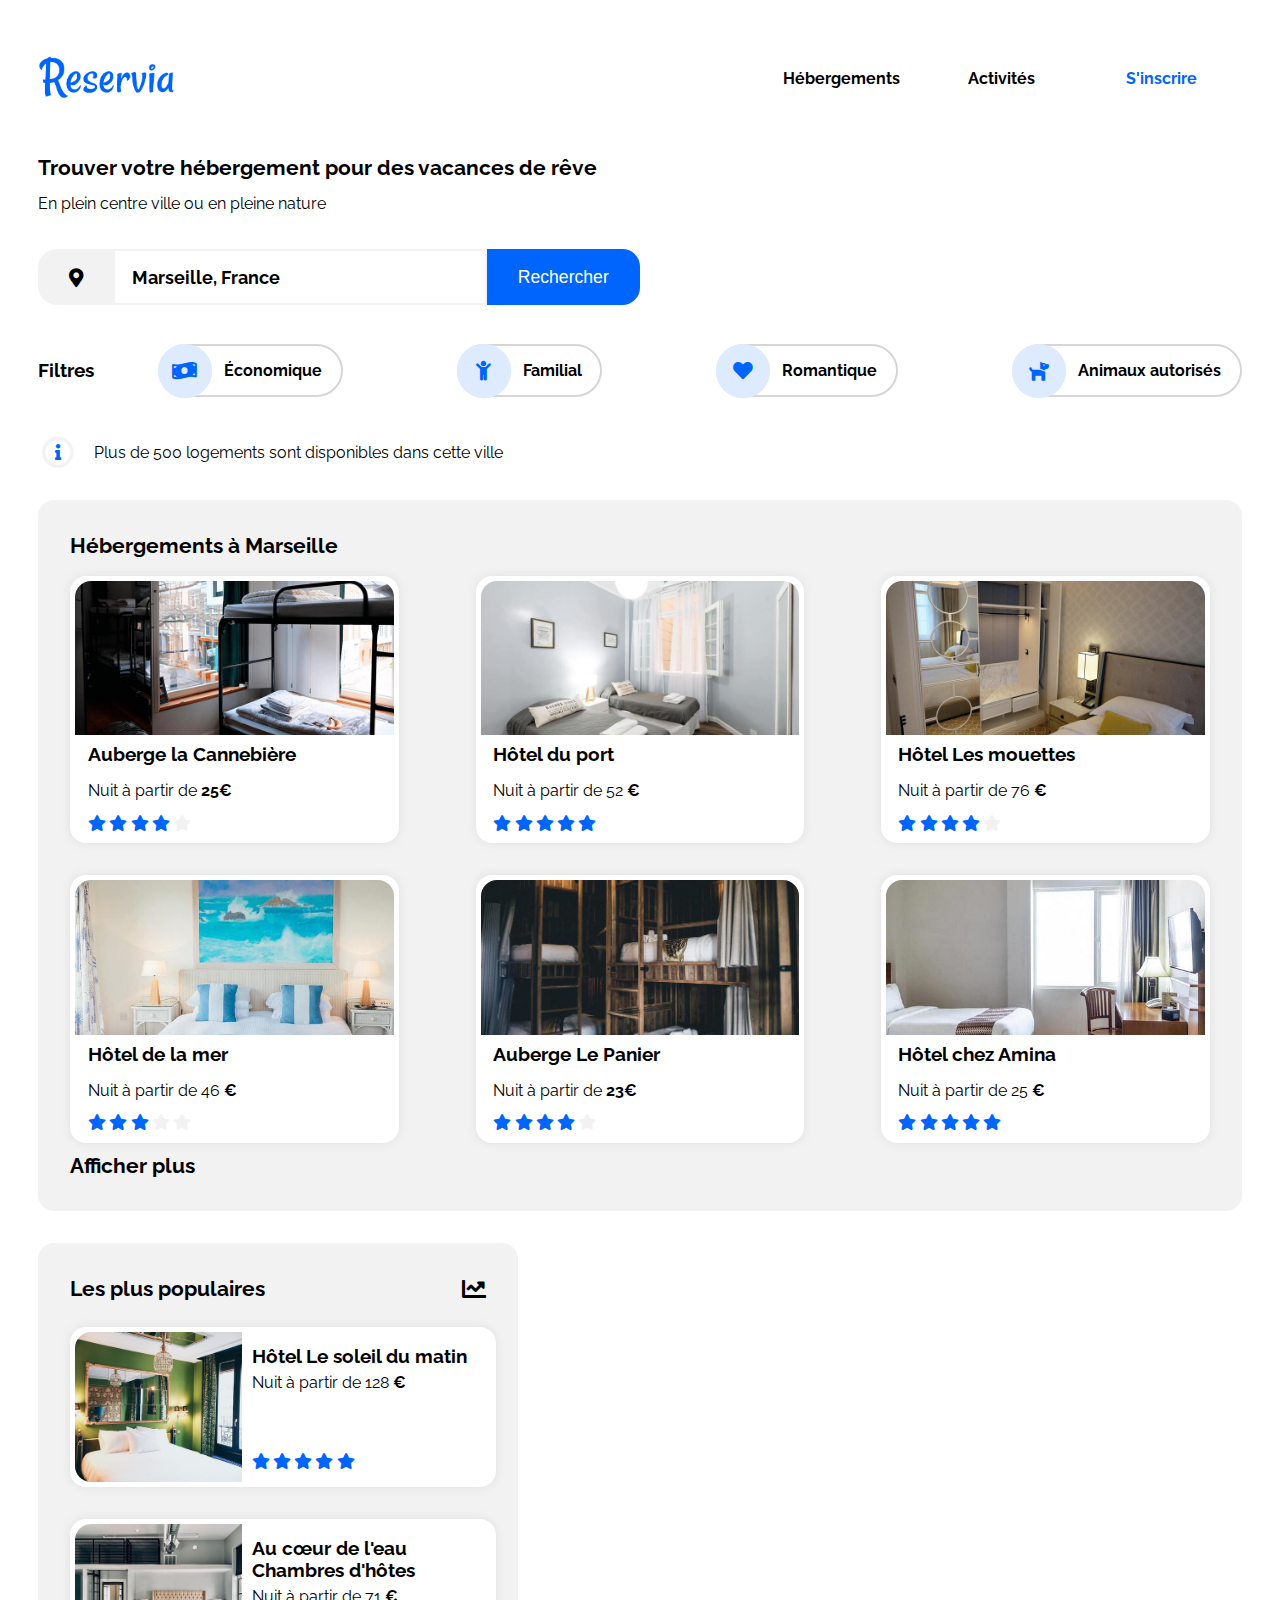
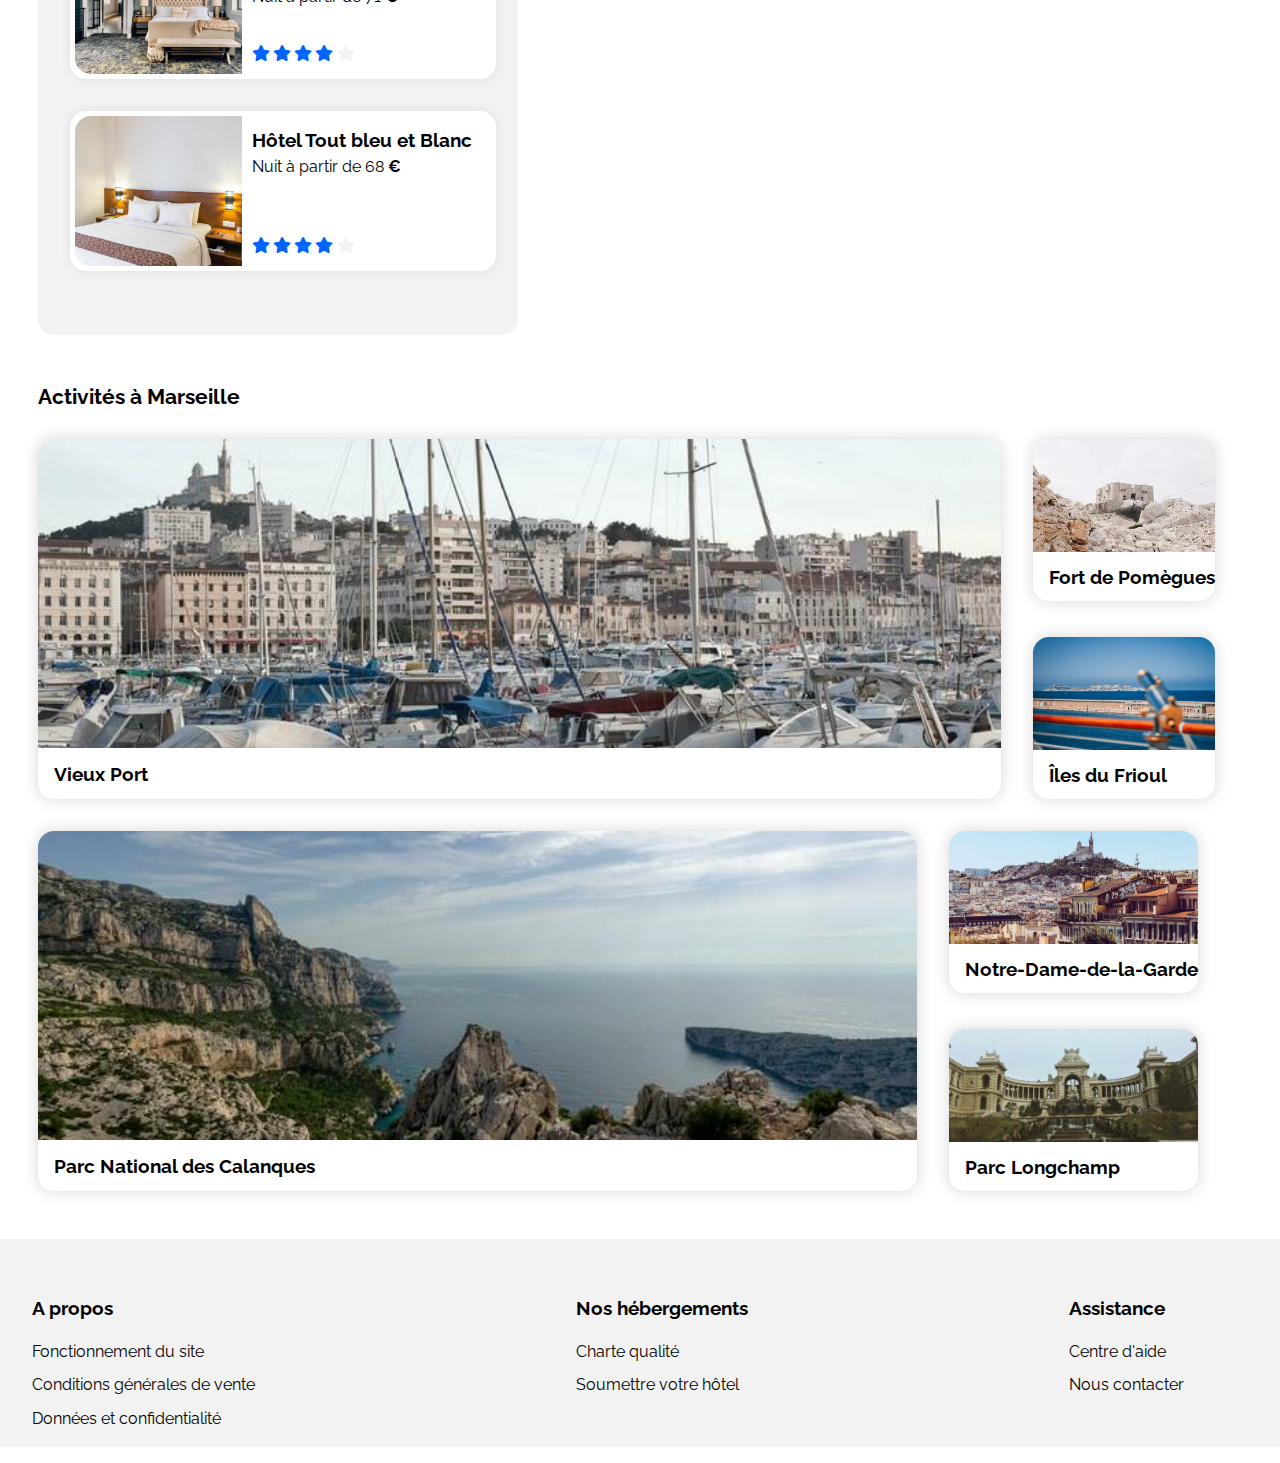
<file: index.html>
<!DOCTYPE html>
<html lang="fr">
<head>
    <meta charset="UTF-8">
    <meta name="viewport" content="width=device-width, initial-scale=1.0">
    <link rel="stylesheet" href="style.css"/>
    <link rel="stylesheet" href="fontawesome-free-5.15.1-web/css/all.min.css"/>
    <title>Reservia</title>
</head>
<body>
    <header>
        <nav class="nav">
            <a href="reservia.html" title="Accueil Reservia" class="logo"></a>
            <div class="menu">
                <a href="#Hébergements" class="menuStyle respStyle">Hébergements</a>
                <a href="#Activités" class="menuStyle respStyle">Activités</a>
                <a href="#" class="menuStyle menuSpe">S'inscrire</a>
            </div>
        </nav>
        <div class="respHeaderTitle">
            <h1>Trouver votre hébergement pour des vacances de rêve</h1>
            <p>En plein centre ville ou en pleine nature</p>
        </div>  
        <div class="searchBar">
            <div class="mapIcon">
                <i class="fas fa-map-marker-alt ico"></i>
            </div>
            <input class="search" type="search" id="town-search" name="q" aria-label="rechercher un ville" placeholder="Marseille, France">
            <button class="searchButton">
                <span class="showOnMobile"><i class="fas fa-search"></i></span>
                <span class="showOnDesktop">Rechercher</span>
            </button>
        </div>
        <div class="filtersBar">
            <h3 class="filtMod">Filtres</h3>
            <div class="filters">
                <button class="buttonFilt">
                    <span class="iconFilt fa-stack">
                        <i class="fas fa-circle fa-stack-2x Lblue"></i>
                        <i class="fas fa-money-bill-wave fa-stack-1x icoSize blue"></i>
                    </span>
                    <span class="txtFilt">Économique</span>
                </button>
                <button class="buttonFilt">
                    <span class="iconFilt fa-stack">
                        <i class="fas fa-circle fa-stack-2x Lblue"></i>
                        <i class="fas fa-child fa-stack-1x icoSize blue"></i>
                    </span>
                    <span class="txtFilt">Familial</span>
                </button>
                <button class="buttonFilt">
                    <span class="iconFilt fa-stack">
                        <i class="fas fa-circle fa-stack-2x Lblue"></i>
                        <i class="fas fa-heart fa-stack-1x icoSize blue"></i>
                    </span>
                    <span class="txtFilt">Romantique</span>
                </button>
                <button class="buttonFilt">
                    <span class="iconFilt fa-stack">
                        <i class="fas fa-circle fa-stack-2x Lblue"></i>
                        <i class="fas fa-dog fa-stack-1x icoSize blue"></i>
                    </span>
                    <span class="txtFilt">Animaux autorisés</span>
                </button>
            </div>
        </div>
        <div class="results">
            <p>Plus de 500 logements sont disponibles dans cette ville</p>
            <span class="fa-stack">
                <i class="far fa-circle fa-stack-2x gray"></i>
                <i class="fas fa-info fa-stack-1x blue"></i>
            </span>
        </div>
    </header>

    <main>
        <section id="Hébergements" class="totalResults">
            <div class="filtered">
                <h2>Hébergements à Marseille</h2>
                <div class="filteredCard">
                    <a href="#" class="card">
                        <img src="images/hebergements/4_small/marcus-loke-WQJvWU_HZFo-unsplash.jpg" alt="photo chambre Auberge la Cannebière à Marseille">
                        <div class="cardContent">
                            <h3>Auberge la Cannebière</h3>
                            <p>Nuit à partir de <strong>25€</strong></p>
                            <div class="popStar">
                                <i class="fas fa-star"></i>
                                <i class="fas fa-star"></i>
                                <i class="fas fa-star"></i>
                                <i class="fas fa-star"></i>
                                <i class="fas fa-star gray"></i>
                            </div>
                        </div>
                    </a>
                    <a href="#" class="card">
                        <img src="images/hebergements/4_small/fred-kleber-gTbaxaVLvsg-unsplash.jpg" alt="photo chambre Hôtel du port à Marseille">
                        <div class="cardContent">
                            <h3>Hôtel du port</h3>
                            <p>Nuit à partir de 52 <strong>€</strong></p>
                            <div class="popStar">
                                <i class="fas fa-star"></i>
                                <i class="fas fa-star"></i>
                                <i class="fas fa-star"></i>
                                <i class="fas fa-star"></i>
                                <i class="fas fa-star"></i>
                            </div>
                        </div>
                    </a>
                    <a href="#" class="card">
                        <img src="images/hebergements/4_small/reisetopia-B8WIgxA_PFU-unsplash.jpg" alt="photo chambre Hôtel Les mouettes à Marseille">
                        <div class="cardContent">
                            <h3>Hôtel Les mouettes</h3>
                            <p>Nuit à partir de 76 <strong>€</strong></p>
                            <div class="popStar">
                                <i class="fas fa-star"></i>
                                <i class="fas fa-star"></i>
                                <i class="fas fa-star"></i>
                                <i class="fas fa-star"></i>
                                <i class="fas fa-star gray"></i>
                            </div>
                        </div>
                    </a>
                    <a href="#" class="card">
                        <img src="images/hebergements/4_small/annie-spratt-Eg1qcIitAuA-unsplash.jpg" alt="photo chambre Hôtel de la mer à Marseille">
                        <div class="cardContent">
                            <h3>Hôtel de la mer</h3>
                            <p>Nuit à partir de 46 <strong>€</strong></p>
                            <div class="popStar">
                                <i class="fas fa-star"></i>
                                <i class="fas fa-star"></i>
                                <i class="fas fa-star"></i>
                                <i class="fas fa-star gray"></i>
                                <i class="fas fa-star gray"></i>
                            </div>
                        </div>
                    </a>
                    <a href="#" class="card">
                        <img src="images/hebergements/4_small/nicate-lee-kT-ZyaiwBe0-unsplash.jpg" alt="photo chambre Auberge Le Panier à Marseille">
                        <div class="cardContent">
                            <h3>Auberge Le Panier</h3>
                            <p>Nuit à partir de <strong>23€</strong></p>
                            <div class="popStar">
                                <i class="fas fa-star"></i>
                                <i class="fas fa-star"></i>
                                <i class="fas fa-star"></i>
                                <i class="fas fa-star"></i>
                                <i class="fas fa-star gray"></i>
                            </div>
                        </div>
                    </a>
                    <a href="#" class="card">
                        <img src="images/hebergements/4_small/febrian-zakaria-M6S1WvfW68A-unsplash.jpg" alt="photo chambre Hôtel chez Amina à Marseille">
                        <div class="cardContent">
                            <h3>Hôtel chez Amina</h3>
                            <p>Nuit à partir de 25 <strong>€</strong></p>
                            <div class="popStar">
                                <i class="fas fa-star"></i>
                                <i class="fas fa-star"></i>
                                <i class="fas fa-star"></i>
                                <i class="fas fa-star"></i>
                                <i class="fas fa-star"></i>
                            </div>
                        </div>
                    </a>
                </div>
                <a href="#"><h2>Afficher plus</h2></a>
            </div>


            <div class="popResults">
                <div class="logoTitlePop">
                    <h2>Les plus populaires</h2>
                    <i class="fas fa-chart-line fa-2x"></i>
                </div>
                <div class="filteredPop">
                    <a href="#" class="cardPop">
                        <img src="images/hebergements/4_small/emile-guillemot-Bj_rcSC5XfE-unsplash.jpg" alt="photo chambre Hôtel Le soleil du matin à Marseille">
                        <div class="cardContentPop">
                            <div>
                                <h3>Hôtel Le soleil du matin</h3>
                                <p>Nuit à partir de 128 <strong>€</strong></p>
                            </div>
                            <div class="popStar">
                                <i class="fas fa-star"></i>
                                <i class="fas fa-star"></i>
                                <i class="fas fa-star"></i>
                                <i class="fas fa-star"></i>
                                <i class="fas fa-star"></i>
                            </div>
                        </div>
                    </a>
                    <a href="#" class="cardPop">
                        <img src="images/hebergements/4_small/aw-creative-VGs8z60yT2c-unsplash.jpg" alt="photo chambre Au cœur de l'eau Chambres d'hôtes à Marseille">
                        <div class="cardContentPop">
                            <div>
                                <h3>Au cœur de l'eau Chambres d'hôtes</h3>
                                <p>Nuit à partir de 71 <strong>€</strong></p>
                            </div>
                            <div class="popStar">
                                <i class="fas fa-star"></i>
                                <i class="fas fa-star"></i>
                                <i class="fas fa-star"></i>
                                <i class="fas fa-star"></i>
                                <i class="fas fa-star gray"></i>
                            </div>
                        </div>
                    </a>
                    <a href="#" class="cardPop">
                        <img src="images/hebergements/4_small/febrian-zakaria-sjvU0THccQA-unsplash.jpg" alt="photo chambre Hôtel Tout bleu et Blanc à Marseille">
                        <div class="cardContentPop">
                            <div>
                                <h3>Hôtel Tout bleu et Blanc</h3>
                                <p>Nuit à partir de 68 <strong>€</strong></p>
                            </div>
                            <div class="popStar">
                                <i class="fas fa-star"></i>
                                <i class="fas fa-star"></i>
                                <i class="fas fa-star"></i>
                                <i class="fas fa-star"></i>
                                <i class="fas fa-star gray"></i>
                            </div>
                        </div>
                    </a>
                </div>
            </div>
        </section>

        <section id="Activités">
            <div class="activityTown">
                <h2>Activités à Marseille</h2>
                <div class="totalActiCard">
                    <div class="respMedium">
                        <a href="#" class="bigCard">
                            <img src="images/activites/4_small/reno-laithienne-QUgJhdY5Fyk-unsplash.jpg" alt="photo des bateaux du Vieux Port à Marseille">
                            <div class="titleActCard">
                                <h3>Vieux Port</h3>
                            </div>
                        </a>
                        <div class="activityLitCard">
                            <a href="#" class="litCard">
                                <img src="images/activites/4_small/paul-hermann-QFTrLdQIRhI-unsplash.jpg" alt="photo du Fort de Pomègues à Marseille">
                                <div class="titleActCard">
                                    <h3>Fort de Pomègues</h3>
                                </div>
                            </a>
                            <a href="#" class="litCard">
                                <img src="images/activites/4_small/kevin-hikari-rV_Qd1l-VXg-unsplash.jpg" alt="photo des Iles du Frioul à Marseille">
                                <div class="titleActCard">
                                    <h3>Îles du Frioul</h3>
                                </div>
                            </a>
                        </div>
                    </div>
                    <div class="respMedium mod">
                        <a href="#" class="bigCard2">
                            <img src="images/activites/4_small/kilyan-sockalingum-NR8-cBCN3aI-unsplash.jpg" alt="photo des pics du Parc National des Calanques">
                            <div class="titleActCard">
                                <h3>Parc National des Calanques</h3>
                            </div>
                        </a>
                        <div class="activityLitCard">
                            <a href="#" class="litCard">
                                <img src="images/activites/4_small/florian-wehde-xW9e8gdotxI-unsplash.jpg" alt="photo de Notre-Dame-de-la-Garde">
                                <div class="titleActCard">
                                    <h3>Notre-Dame-de-la-Garde</h3>
                                </div>
                            </a>
                            <a href="#" class="litCard">
                                <img src="images/activites/4_small/lena-paulin-wH2-EJoDcV0-unsplash.jpg" alt="photo du Parc Longchamp">
                                <div class="titleActCard">
                                    <h3>Parc Longchamp</h3>
                                </div>
                            </a>
                        </div>
                    </div>
                </div>
            </div>
        </section>
    </main>

    <footer class="footer">
        <div class="footerContent">
            <div class="footerP">
                <h3>A propos</h3>
                <div class="footerLinks">
                    <a href="#"><p>Fonctionnement du site</p></a>
                    <a href="#"><p>Conditions générales de vente</p></a>
                    <a href="#"><p>Données et confidentialité</p></a>
                </div>
            </div>
            <div class="footerP">
                <h3>Nos hébergements</h3>
                <div class="footerLinks">
                    <a href="#"><p>Charte qualité</p></a>
                    <a href="#"><p>Soumettre votre hôtel</p></a>
                </div>
            </div>
            <div class="footerP">
                <h3>Assistance</h3>
                <div class="footerLinks">
                    <a href="#"><p>Centre d'aide</p></a>
                    <a href="#"><p>Nous contacter</p></a>
                </div>
            </div>
        </div>
    </footer>
</body>
</html>
</file>
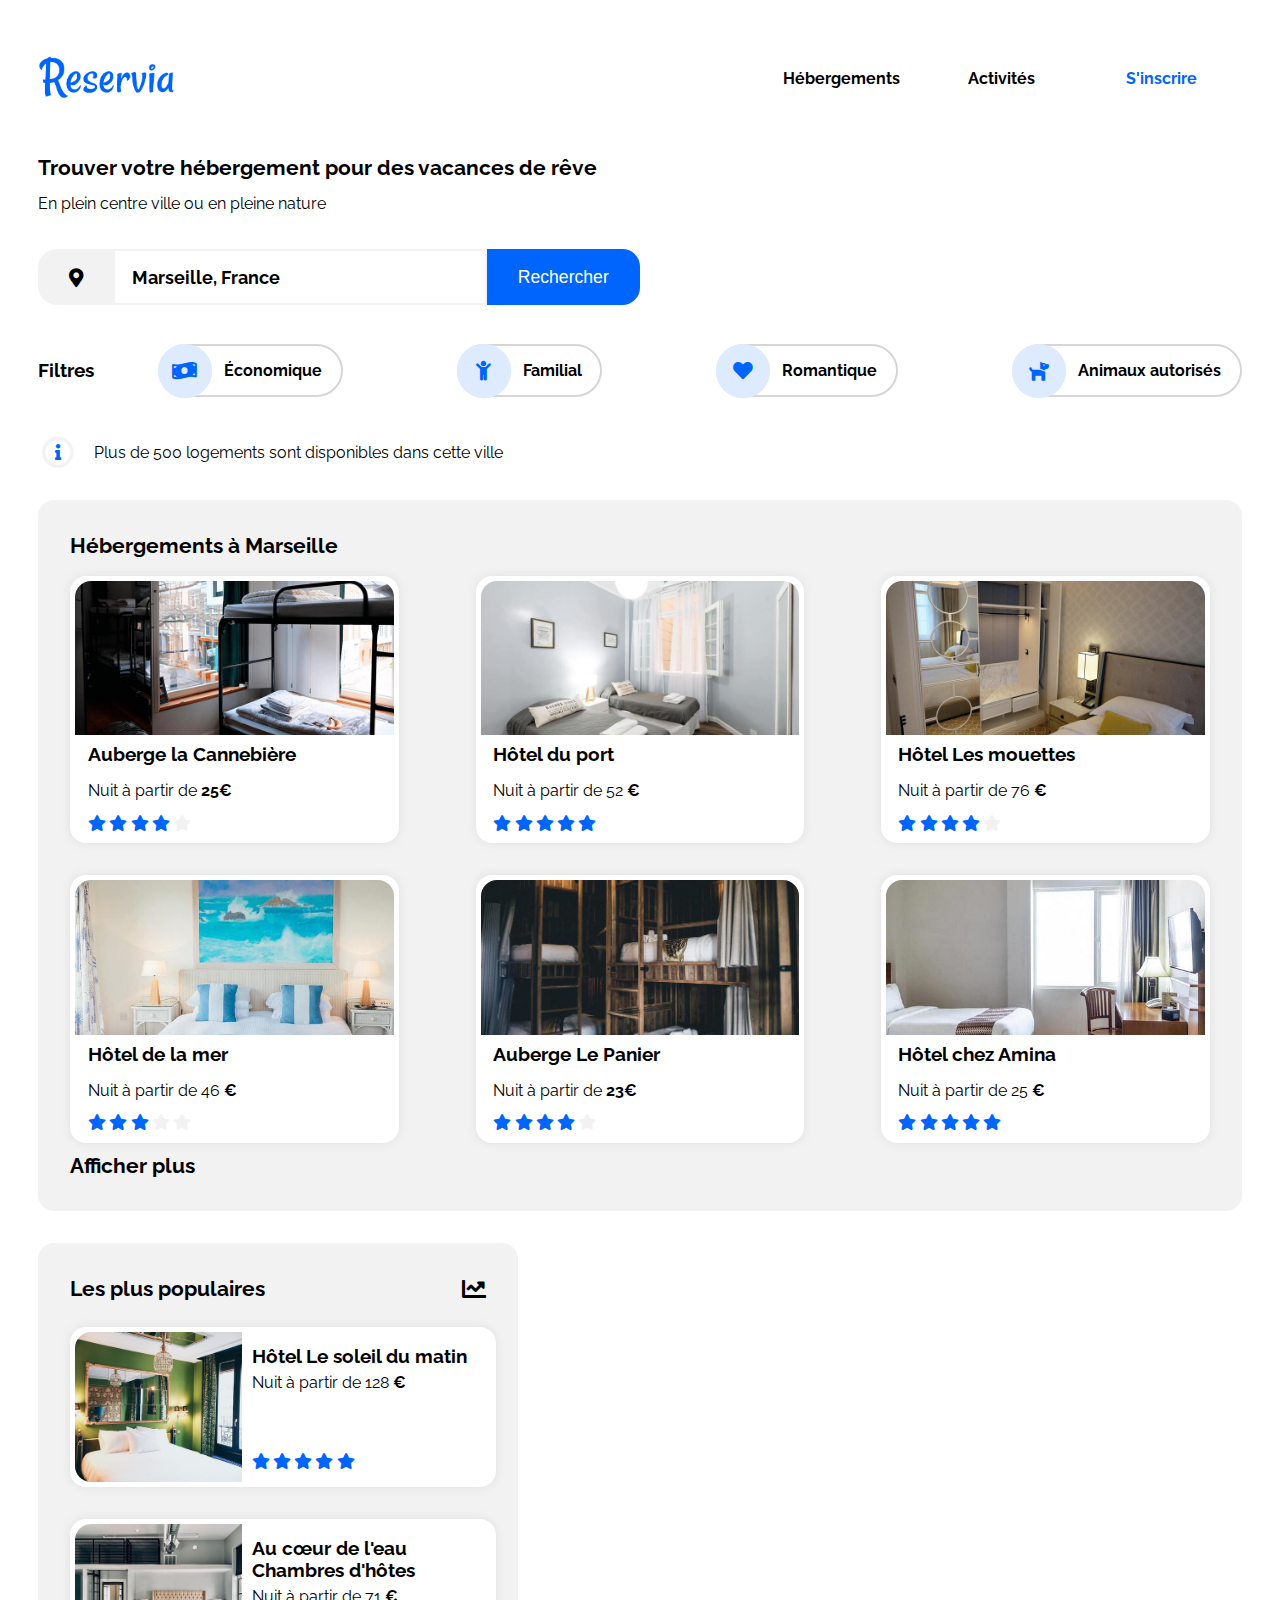
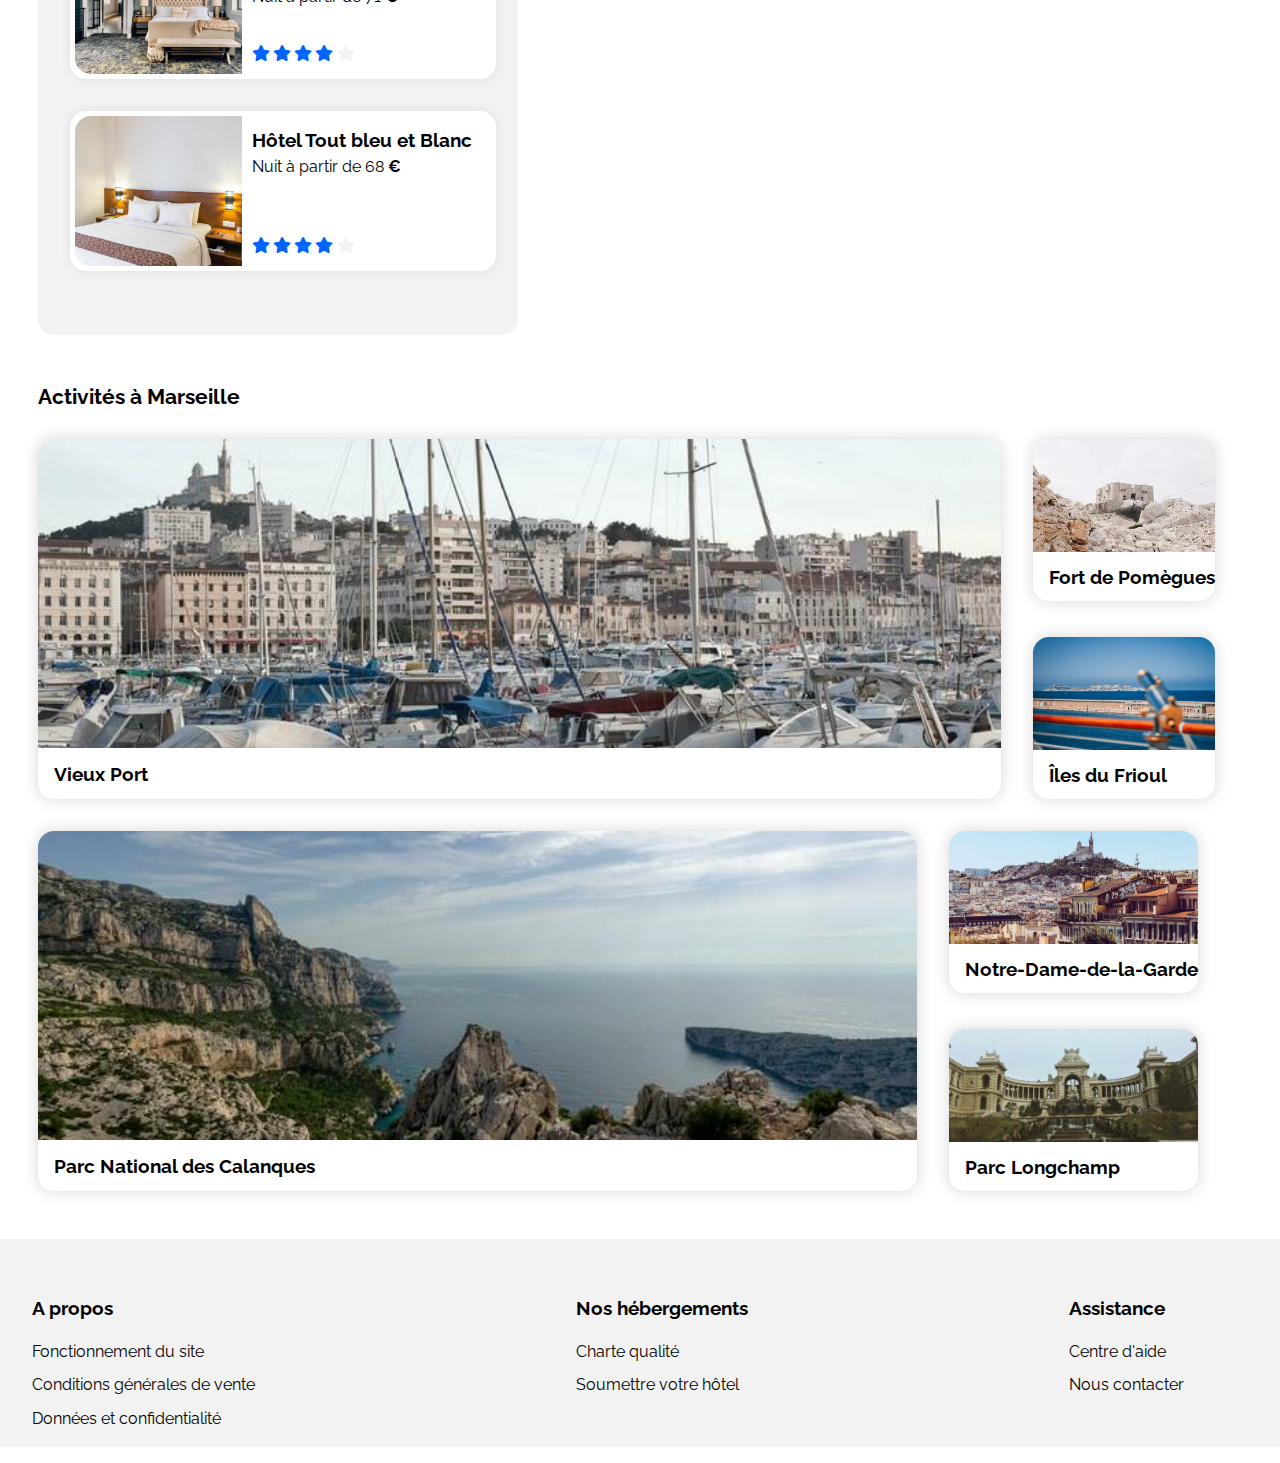
<file: reservia.html>
<!DOCTYPE html>
<html lang="fr">
<head>
    <meta charset="UTF-8">
    <meta name="viewport" content="width=device-width, initial-scale=1.0">
    <link rel="stylesheet" href="style.css"/>
    <link rel="stylesheet" href="fontawesome-free-5.15.1-web/css/all.min.css"/>
    <title>Reservia</title>
</head>
<body>
    <header>
        <nav class="nav">
            <a href="reservia.html" title="Accueil Reservia" class="logo"></a>
            <div class="menu">
                <a href="#Hébergements" class="menuStyle respStyle">Hébergements</a>
                <a href="#Activités" class="menuStyle respStyle">Activités</a>
                <a href="#" class="menuStyle menuSpe">S'inscrire</a>
            </div>
        </nav>
        <div class="respHeaderTitle">
            <h1>Trouver votre hébergement pour des vacances de rêve</h1>
            <p>En plein centre ville ou en pleine nature</p>
        </div>  
        <div class="searchBar">
            <div class="mapIcon">
                <i class="fas fa-map-marker-alt ico"></i>
            </div>
            <input class="search" type="search" id="town-search" name="q" aria-label="rechercher un ville" placeholder="Marseille, France">
            <button class="searchButton">
                <span class="showOnMobile"><i class="fas fa-search"></i></span>
                <span class="showOnDesktop">Rechercher</span>
            </button>
        </div>
        <div class="filtersBar">
            <h3 class="filtMod">Filtres</h3>
            <div class="filters">
                <button class="buttonFilt">
                    <span class="iconFilt fa-stack">
                        <i class="fas fa-circle fa-stack-2x Lblue"></i>
                        <i class="fas fa-money-bill-wave fa-stack-1x icoSize blue"></i>
                    </span>
                    <span class="txtFilt">Économique</span>
                </button>
                <button class="buttonFilt">
                    <span class="iconFilt fa-stack">
                        <i class="fas fa-circle fa-stack-2x Lblue"></i>
                        <i class="fas fa-child fa-stack-1x icoSize blue"></i>
                    </span>
                    <span class="txtFilt">Familial</span>
                </button>
                <button class="buttonFilt">
                    <span class="iconFilt fa-stack">
                        <i class="fas fa-circle fa-stack-2x Lblue"></i>
                        <i class="fas fa-heart fa-stack-1x icoSize blue"></i>
                    </span>
                    <span class="txtFilt">Romantique</span>
                </button>
                <button class="buttonFilt">
                    <span class="iconFilt fa-stack">
                        <i class="fas fa-circle fa-stack-2x Lblue"></i>
                        <i class="fas fa-dog fa-stack-1x icoSize blue"></i>
                    </span>
                    <span class="txtFilt">Animaux autorisés</span>
                </button>
            </div>
        </div>
        <div class="results">
            <p>Plus de 500 logements sont disponibles dans cette ville</p>
            <span class="fa-stack">
                <i class="far fa-circle fa-stack-2x gray"></i>
                <i class="fas fa-info fa-stack-1x blue"></i>
            </span>
        </div>
    </header>

    <main>
        <section id="Hébergements" class="totalResults">
            <div class="filtered">
                <h2>Hébergements à Marseille</h2>
                <div class="filteredCard">
                    <a href="#" class="card">
                        <img src="images/hebergements/4_small/marcus-loke-WQJvWU_HZFo-unsplash.jpg" alt="photo chambre Auberge la Cannebière à Marseille">
                        <div class="cardContent">
                            <h3>Auberge la Cannebière</h3>
                            <p>Nuit à partir de <strong>25€</strong></p>
                            <div class="popStar">
                                <i class="fas fa-star"></i>
                                <i class="fas fa-star"></i>
                                <i class="fas fa-star"></i>
                                <i class="fas fa-star"></i>
                                <i class="fas fa-star gray"></i>
                            </div>
                        </div>
                    </a>
                    <a href="#" class="card">
                        <img src="images/hebergements/4_small/fred-kleber-gTbaxaVLvsg-unsplash.jpg" alt="photo chambre Hôtel du port à Marseille">
                        <div class="cardContent">
                            <h3>Hôtel du port</h3>
                            <p>Nuit à partir de 52 <strong>€</strong></p>
                            <div class="popStar">
                                <i class="fas fa-star"></i>
                                <i class="fas fa-star"></i>
                                <i class="fas fa-star"></i>
                                <i class="fas fa-star"></i>
                                <i class="fas fa-star"></i>
                            </div>
                        </div>
                    </a>
                    <a href="#" class="card">
                        <img src="images/hebergements/4_small/reisetopia-B8WIgxA_PFU-unsplash.jpg" alt="photo chambre Hôtel Les mouettes à Marseille">
                        <div class="cardContent">
                            <h3>Hôtel Les mouettes</h3>
                            <p>Nuit à partir de 76 <strong>€</strong></p>
                            <div class="popStar">
                                <i class="fas fa-star"></i>
                                <i class="fas fa-star"></i>
                                <i class="fas fa-star"></i>
                                <i class="fas fa-star"></i>
                                <i class="fas fa-star gray"></i>
                            </div>
                        </div>
                    </a>
                    <a href="#" class="card">
                        <img src="images/hebergements/4_small/annie-spratt-Eg1qcIitAuA-unsplash.jpg" alt="photo chambre Hôtel de la mer à Marseille">
                        <div class="cardContent">
                            <h3>Hôtel de la mer</h3>
                            <p>Nuit à partir de 46 <strong>€</strong></p>
                            <div class="popStar">
                                <i class="fas fa-star"></i>
                                <i class="fas fa-star"></i>
                                <i class="fas fa-star"></i>
                                <i class="fas fa-star gray"></i>
                                <i class="fas fa-star gray"></i>
                            </div>
                        </div>
                    </a>
                    <a href="#" class="card">
                        <img src="images/hebergements/4_small/nicate-lee-kT-ZyaiwBe0-unsplash.jpg" alt="photo chambre Auberge Le Panier à Marseille">
                        <div class="cardContent">
                            <h3>Auberge Le Panier</h3>
                            <p>Nuit à partir de <strong>23€</strong></p>
                            <div class="popStar">
                                <i class="fas fa-star"></i>
                                <i class="fas fa-star"></i>
                                <i class="fas fa-star"></i>
                                <i class="fas fa-star"></i>
                                <i class="fas fa-star gray"></i>
                            </div>
                        </div>
                    </a>
                    <a href="#" class="card">
                        <img src="images/hebergements/4_small/febrian-zakaria-M6S1WvfW68A-unsplash.jpg" alt="photo chambre Hôtel chez Amina à Marseille">
                        <div class="cardContent">
                            <h3>Hôtel chez Amina</h3>
                            <p>Nuit à partir de 25 <strong>€</strong></p>
                            <div class="popStar">
                                <i class="fas fa-star"></i>
                                <i class="fas fa-star"></i>
                                <i class="fas fa-star"></i>
                                <i class="fas fa-star"></i>
                                <i class="fas fa-star"></i>
                            </div>
                        </div>
                    </a>
                </div>
                <a href="#"><h2>Afficher plus</h2></a>
            </div>


            <div class="popResults">
                <div class="logoTitlePop">
                    <h2>Les plus populaires</h2>
                    <i class="fas fa-chart-line fa-2x"></i>
                </div>
                <div class="filteredPop">
                    <a href="#" class="cardPop">
                        <img src="images/hebergements/4_small/emile-guillemot-Bj_rcSC5XfE-unsplash.jpg" alt="photo chambre Hôtel Le soleil du matin à Marseille">
                        <div class="cardContentPop">
                            <div>
                                <h3>Hôtel Le soleil du matin</h3>
                                <p>Nuit à partir de 128 <strong>€</strong></p>
                            </div>
                            <div class="popStar">
                                <i class="fas fa-star"></i>
                                <i class="fas fa-star"></i>
                                <i class="fas fa-star"></i>
                                <i class="fas fa-star"></i>
                                <i class="fas fa-star"></i>
                            </div>
                        </div>
                    </a>
                    <a href="#" class="cardPop">
                        <img src="images/hebergements/4_small/aw-creative-VGs8z60yT2c-unsplash.jpg" alt="photo chambre Au cœur de l'eau Chambres d'hôtes à Marseille">
                        <div class="cardContentPop">
                            <div>
                                <h3>Au cœur de l'eau Chambres d'hôtes</h3>
                                <p>Nuit à partir de 71 <strong>€</strong></p>
                            </div>
                            <div class="popStar">
                                <i class="fas fa-star"></i>
                                <i class="fas fa-star"></i>
                                <i class="fas fa-star"></i>
                                <i class="fas fa-star"></i>
                                <i class="fas fa-star gray"></i>
                            </div>
                        </div>
                    </a>
                    <a href="#" class="cardPop">
                        <img src="images/hebergements/4_small/febrian-zakaria-sjvU0THccQA-unsplash.jpg" alt="photo chambre Hôtel Tout bleu et Blanc à Marseille">
                        <div class="cardContentPop">
                            <div>
                                <h3>Hôtel Tout bleu et Blanc</h3>
                                <p>Nuit à partir de 68 <strong>€</strong></p>
                            </div>
                            <div class="popStar">
                                <i class="fas fa-star"></i>
                                <i class="fas fa-star"></i>
                                <i class="fas fa-star"></i>
                                <i class="fas fa-star"></i>
                                <i class="fas fa-star gray"></i>
                            </div>
                        </div>
                    </a>
                </div>
            </div>
        </section>

        <section id="Activités">
            <div class="activityTown">
                <h2>Activités à Marseille</h2>
                <div class="totalActiCard">
                    <div class="respMedium">
                        <a href="#" class="bigCard">
                            <img src="images/activites/4_small/reno-laithienne-QUgJhdY5Fyk-unsplash.jpg" alt="photo des bateaux du Vieux Port à Marseille">
                            <div class="titleActCard">
                                <h3>Vieux Port</h3>
                            </div>
                        </a>
                        <div class="activityLitCard">
                            <a href="#" class="litCard">
                                <img src="images/activites/4_small/paul-hermann-QFTrLdQIRhI-unsplash.jpg" alt="photo du Fort de Pomègues à Marseille">
                                <div class="titleActCard">
                                    <h3>Fort de Pomègues</h3>
                                </div>
                            </a>
                            <a href="#" class="litCard">
                                <img src="images/activites/4_small/kevin-hikari-rV_Qd1l-VXg-unsplash.jpg" alt="photo des Iles du Frioul à Marseille">
                                <div class="titleActCard">
                                    <h3>Îles du Frioul</h3>
                                </div>
                            </a>
                        </div>
                    </div>
                    <div class="respMedium mod">
                        <a href="#" class="bigCard2">
                            <img src="images/activites/4_small/kilyan-sockalingum-NR8-cBCN3aI-unsplash.jpg" alt="photo des pics du Parc National des Calanques">
                            <div class="titleActCard">
                                <h3>Parc National des Calanques</h3>
                            </div>
                        </a>
                        <div class="activityLitCard">
                            <a href="#" class="litCard">
                                <img src="images/activites/4_small/florian-wehde-xW9e8gdotxI-unsplash.jpg" alt="photo de Notre-Dame-de-la-Garde">
                                <div class="titleActCard">
                                    <h3>Notre-Dame-de-la-Garde</h3>
                                </div>
                            </a>
                            <a href="#" class="litCard">
                                <img src="images/activites/4_small/lena-paulin-wH2-EJoDcV0-unsplash.jpg" alt="photo du Parc Longchamp">
                                <div class="titleActCard">
                                    <h3>Parc Longchamp</h3>
                                </div>
                            </a>
                        </div>
                    </div>
                </div>
            </div>
        </section>
    </main>

    <footer class="footer">
        <div class="footerContent">
            <div class="footerP">
                <h3>A propos</h3>
                <div class="footerLinks">
                    <a href="#"><p>Fonctionnement du site</p></a>
                    <a href="#"><p>Conditions générales de vente</p></a>
                    <a href="#"><p>Données et confidentialité</p></a>
                </div>
            </div>
            <div class="footerP">
                <h3>Nos hébergements</h3>
                <div class="footerLinks">
                    <a href="#"><p>Charte qualité</p></a>
                    <a href="#"><p>Soumettre votre hôtel</p></a>
                </div>
            </div>
            <div class="footerP">
                <h3>Assistance</h3>
                <div class="footerLinks">
                    <a href="#"><p>Centre d'aide</p></a>
                    <a href="#"><p>Nous contacter</p></a>
                </div>
            </div>
        </div>
    </footer>
</body>
</html>
</file>
<file: style.css>
@font-face{
    font-family: 'Raleway';
    src: url('fonts/Raleway-VariableFont_wght.ttf');
}

body{
    font-family: 'Raleway', Impact, "Arial Black", sans-serif;
    margin: 0;
}

header{
    margin: 1% 3% 0 3%;
}

main{
    margin: 0 3% 0 3%;
}

a{
    color: black;
    cursor: pointer;
    text-decoration: none;
    margin: 0;
}

p{
    font-size: 1em;
    margin: 0.3em 0 0.3em 0;
}

section{
    margin-top: 2em;
}

h1, h2{
    font-size: 1.3em;
    font-weight: bold;
}

h3{
    font-size: 1.2em;
    margin: 0.3em 0 0.3em 0;
    font-weight: bold;
}

.nav{
    display: flex;
    justify-content: space-between;
}

.menu{
    display: flex;
    height: 8em;
    width: 30em;
    flex-direction: row;
    align-items: center;
    justify-content: space-around;
}

.menuStyle{
    display: flex;
    height: 100%;
    width: 33%;
    align-items: center;
    justify-content: center;
    border-top: 0.2em solid;
    border-color: transparent;
    font-weight: bold;
}

.menuStyle:hover{
    border-top: 0.2em solid #0065FC;
    color: #0065FC;
}

.menuSpe{
    font-weight: bold;
    color: #0065FC;
}

.logo{
    content:url(images/logo/Reservia@3x.png);
    height: 4em;
    width: auto;
    align-self: center;
}

.searchBar{
    display: inline-flex;
    margin: 2em 0 2em 0;
    height: 3.5em;
    width: 30%;
}

.mapIcon{
    height: 100%;
    width: 20%;
    display: flex;
    justify-content: center;
    align-items: center;
    background-color: #F2F2F2;
    font-size: 1.2em;
    border-radius: 1em 0 0 1em;
}

.search{
    height: 100%;
    width: 100%;
    border: 2px solid #F2F2F2;
    padding: 2px 0 2px 0;
    font: bold 1.1em 'Raleway', Impact, "Arial Black", sans-serif;
    text-indent: 1em;
}

::placeholder{
    color: black;
}

.search:focus{
    outline: none;
}

.searchButton{
    height: 100%;
    width: 40%;
    background-color: #0065FC;
    border-radius: 0 1em 1em 0;
    border: none;
    font-size: 1.1em;
    color: white;
    cursor: pointer;
}

.showOnMobile{
    display: none;
}

.filtersBar{
    display: flex;
    flex-direction: row;
    align-items: center;
    justify-content: space-between;
    width: 65%;
}

.filters{
    display: flex;
    flex-direction: row;
    justify-content: space-between;
    align-items: center;
    height: auto;
    width: 90%;
}

.buttonFilt{
    cursor: pointer;
    display: flex;
    align-items: center;
    height: 4em;
    width: auto;
    border: 2px solid #d6d6d6;
    background-color: white;
    border-radius: 2em 2em 2em 2em;
    font-family: 'Raleway', Impact, "Arial Black", sans-serif;
}

.buttonFilt:hover{
    background-color: #0065FC;
    transition: background-color 0.5s linear;
    color: white;
    transition: color 0.5s;
}

.iconFilt{
    font-size: 2.1em;
    right: 0.6em;
}

.icoSize{
    font-size: 0.7em;
}

.blue{
    color: #0065FC;
}

.Lblue{
    color: #DEEBFF;
}

.txtFilt{
    position: relative;
    right: 0.8em;
    font-size: 1.2em;
    margin: 0.3em 0 0.3em 0;
    font-weight: bold;
}

.results{
    display: flex;
    flex-direction: row-reverse;
    justify-content: flex-end;
    align-items: center;
    margin-top: 2em;
}

.results > p{
    margin-left: 1em;
}

.totalResults{
    display: flex;
    flex-direction: row;
    justify-content: space-between;
}

.filtered{
    background-color: #F2F2F2;
    height: auto;
    width: 65%;
    border-radius: 1em;
    padding: 1em 2em 1em 2em;
    display: flex;
    flex-direction: column;
    justify-content: space-between;
}

.filteredCard{
    display: flex;
    flex-direction: row;
    flex-wrap: wrap;
    justify-content: space-between;
    height: 35em;
    padding-top: 1.5em;
}

.card{
    background-color: white;
    width: 28%;
    height: 40%;
    border-radius: 1em;
    padding: 5px;
    box-shadow: 0px 0px 10px 0px rgba(219, 219, 219, 0.75);
    display: flex;
    flex-direction: column;
}

.cardContent{
    display: flex;
    flex-direction: column;
    padding-left: 0.8em;
}

.card > img{
	width: 100%;
    height: 60%;
    object-fit: cover;
    border-radius: 1em 1em 0em 0em;
}

.popResults{
    display: flex;
    flex-direction: column;
    background-color: #F2F2F2;
    height: auto;
    width: 23%;
    border-radius: 1em;
    padding: 1em 2em 1em 2em;
}

.logoTitlePop{
    display: flex;
    align-items: center;
    justify-content: space-between;
    width: 100%;
}

.logoTitlePop .fa-2x{
    font-size: 1.5em;
}

.filteredPop{
    display: flex;
    flex-direction: column;
    align-items: center;
    justify-content: space-around;
    height: 100%;
}

.cardPop{
    display: flex;
    flex-flow: column wrap;
    background-color: white;
    width: 100%;
    height: 150px;
    border-radius: 1em;
    padding: 5px;
    box-shadow: 0px 0px 10px 0px rgba(219, 219, 219, 0.75);
}

.cardPop > img{
    width: 40%;
    height: 100%;
    object-fit: cover;
    border-radius: 1em 0em 0em 1em;
}

.cardContentPop{
    display: flex;
    flex-direction: column;
    justify-content: space-between;
    width: 58%;
    height: 100%;
    padding: 0.4em 0 0.4em 10px;
}

.popStar{
    display: inline-flex;
    margin: 0.3em 0em 0.3em 0em;
}

.fa-star{
    color: #0065FC;
    padding-right: 0.2em;
}

.gray{
    color: #F2F2F2;
}

.popStar:hover .fa-star{
    color: #0065FC;
}

.popStar .fa-star:hover ~ .fa-star{
    color: #F2F2F2;
}

.activityTown{
    display: flex;
    flex-direction: column;
    height: auto;
    width: 100%;
}

.totalActiCard{
    display: flex;
    flex-direction: row;
    margin-top: 0.8em;
    height: 30em;
}

.respMedium{
    display: flex;
    flex-direction: row;
    width: 100%;
}

.activityLitCard{
    display: flex;
    flex-direction: column;
    justify-content: space-between;
    height: auto;
    width: auto;
    margin-left: 3em;
}

.mod{
    width: 106%;
}

.bigCard{
    height: 100%;
    width: auto;
    border-radius: 1em 1em 1em 1em;
    box-shadow: 0px 0px 15px 0px rgba(204, 198, 198, 0.75);
    display: flex;
    flex-direction: column;
    justify-content: space-between;
}

.bigCard2{
    height: 100%;
    width: auto;
    border-radius: 1em 1em 1em 1em;
    box-shadow: 0px 0px 15px 0px rgba(204, 198, 198, 0.75);
    display: flex;
    flex-direction: column;
    justify-content: space-between;
    margin-left: 3em;
}

.litCard{
    height: 45%;
    width: auto;
    border-radius: 1em 1em 1em 1em;
    box-shadow: 0px 0px 15px 0px rgba(204, 198, 198, 0.75);
    display: flex;
    flex-direction: column;
    justify-content: space-between;
}

.bigCard > img{
    height: 86%;
    width: 100%;
    object-fit: cover;
    border-radius: 1em 1em 0 0;
}

.bigCard2 > img{
    height: 86%;
    width: 100%;
    object-fit: cover;
    border-radius: 1em 1em 0 0;
}

.litCard > img{
    height: 70%;
    width: 100%;
    object-fit: cover;
    border-radius: 1em 1em 0 0;
}

.titleActCard{
    display: flex;
    margin-left: 1em;
    flex-grow: 1;
    align-items: center;
}

.footer{
    display: flex;
    align-items: center;
    background-color: #F2F2F2;
    width: 100%;
    height: 13em;
    margin: 3em 0 1em 0;
}

.footerContent{
    display: flex;
    flex-direction: row;
    justify-content: space-between;
    height: 50%;
    width: 75%;
    margin-left: 3em;
}

.footerP{
    display: flex;
    flex-direction: column;
    justify-content: space-between;
}

.footerLinks{
    display: flex;
    flex-direction: column;
    height: 60%;
}

.footerLinks > a{
    margin-top: 0.3em;
}

@media screen and (max-width: 767px){
    body{
        margin: unset;
    }

    header{
        margin: unset;
    }

    main{
        margin: unset;
    }

    section{
        margin-top: 1em;
    }

    p{
        font-size: 0.8em;
        margin: 0.2em 0 0.2em 0;
    }

    h1, h2 {
        font-size: 1.2em;
    }

    h3{
        font-size: 1em;
        margin: 0.2em 0 0.2em 0;
    }

    .nav{
        flex-direction: row;
        flex-wrap: wrap;
        margin-top: 1.5em;
    }

    .logo{
        margin-left: 4%;
    }

    .menu{
        height: 3em;
        width: 100%;
        margin: 1.5em 0 1.5em 0;
    }
    
    .logo{
        height: 2.5em;
    }

    .menuStyle:hover {
        border-top: 0.2em solid white;
        color: #0065FC;
    }

    .respStyle{
        border-bottom: 0.2em solid #F2F2F2;
        width: 50%;
    }

    .respStyle:hover{
        border-bottom: 0.2em solid #0065FC;
        color: #0065FC;
    }

    .menuSpe{
        position: absolute;
        height: auto;
        top: 2.1em;
        width: auto;
        right: 5%;
    }

    .respHeaderTitle{
        margin: 0 4% 0 4%;
    }

    .searchBar{
        width: auto;
        height: 3em;
        margin: 1.5em 4% 1.5em 4%;
    }

    .mapIcon{
        width: 4.5em;
    }

    .search{
        font: bold 0.8em 'Raleway', Impact, "Arial Black", sans-serif;
        text-indent: 0.8em;
    }

    .searchButton{
        width: 4.5em;
        border-radius: 0.9em 0.9em 0.9em 0.9em;
        position: relative;
        right: 0.6em;
    }

    .showOnDesktop{
        display: none;
    }

    .showOnMobile{
        display: block;
    }

    .filtersBar{
        width: auto;
        flex-direction: column;
        align-items: unset;
        margin: 0 4% 0 4%;
    }

    .filters{
        width: 100%;
        flex-wrap: wrap;
    }

    .buttonFilt{
        height: 3.4em;
        border-radius: 1.7em 1.7em 1.7em 1.7em;
        margin-top: 0.9em;
        padding: 0;
    }

    .iconFilt{
        font-size: 1.8em;
        right: 0.6em;
    }

    .results{
        margin: 1.5em 4% 0 4%;
    }

    .totalResults{
        flex-direction: column-reverse;
        width: 100%;
    }

    .logoTitlePop .fa-2x{
        font-size: 1.3em;
    }

    .popResults{
        width: auto;
        flex-grow: 1;
        border-radius: unset;
        padding: 0.5em 1.5em 1.5em 1.5em;
    }

    .cardPop{
        height: 8em;
        margin-bottom: 0.9em;
        padding: 4px;
    }

    .cardContentPop{
        padding: 0.5em 0 0.5em 10px;
    }

    .filtered{
        background-color: inherit;
        width: auto;
        flex-grow: 1;
        padding: 1em 1.5em 0 1.5em;
    }

    .filteredCard{
        flex-direction: column;
        height: auto;
        padding-top: 0;
    }

    .card{
        width: auto;
        height: 12em;
        margin-bottom: 0.9em;
        padding: 4px;
    }

    .cardContent {
        padding: 0.3em 0 0 0.6em;
    }

    .activityTown{
        flex-direction: column;
        width: auto;
        padding: 1em 1.5em 0 1.5em;
    }

    .totalActiCard{
        flex-direction: column;
        margin-top: 0.9em;
        height: auto;
    }

    .respMedium{
        display: unset;
        flex-direction: unset;
    }

    .mod{
        width: unset;
    }

    .activityLitCard{
        height: auto;
        width: 100%;
        margin: unset;
    }

    .bigCard{
        width: auto;
        height: 9em;
        margin-bottom: 1em;
    }

    .bigCard2{
        width: auto;
        height: 9em;
        margin: unset;
        margin-bottom: 1em;
    }

    .bigCard > img{
        height: 70%;
    }

    .bigCard2 > img{
        height: 70%;
    }

    .litCard {
        width: auto;
        height: 9em;
        margin-bottom: 1em;
    }

    .litCard > img{
        height: 70%;
    }

    .footer{
        align-items: center;
        padding: 2em 1.5em 0 1.5em;
        margin-top: 2em;
        height: 23em;
        width: auto;
    }

    .footerContent{
        margin-bottom: 2em;
        margin-left: unset;
        flex-direction: column;
        height: 93%;
        width: auto;
    }

    .footerP{
        height: auto;
    }

    .footerLinks > a{
        margin-top: 0.3em;
    }
}

@media screen and (min-width: 768px) and (max-width: 1440px){

    header{
        margin: 1% 3% 0 3%;

    }

    main{
        margin: 0 3% 0 3%;
    }

    .searchBar{
        width: 50%;
    }

    .filters{
        flex-wrap: wrap;
    }

    .filtMod{
        margin-top: 1.1em;
    }

    .filtersBar{
        align-items: unset;
        width: auto;
    }

    .buttonFilt{
        margin: 0.5em 0 0.5em 0;
    }

    .totalResults{
        flex-direction: column;
        justify-content: space-between;
    }

    .filtered{
        width: auto;
    }

    .filteredCard{
        padding: unset;
    }

    .card{
        height: 46%;
        margin-bottom: 2em;
    }

    .cardContent{
        height: 100%;
        justify-content: space-around;
    }

    .popResults{
        flex-direction: column;
        width: 26em;
        margin-top: 2em;
        padding: 1em 2em 2em 2em;
    }

    .logoTitlePop{
        flex-direction: row;
        width: auto;
        margin-bottom: 0.5em;
    }

    .filteredPop{
        flex-wrap: wrap;
        justify-content: space-between;
    }

    .cardPop{
        margin-bottom: 2em;
    }

    .cardContentPop {
        padding:0.5em 0 0.5em 10px;
    }

    .activityTown{
        height: auto;
    }

    .totalActiCard{
        flex-direction: column;
        height: 50em;
    }

    .respMedium{
        display: flex;
        flex-direction: row;
        height: 45%;
        width: auto;
        margin-bottom: 2em;
    }

    .bigCard{
        width: 80%;
    }

    .bigCard2{
        width: 73%;
        margin: unset;
    }

    .activityLitCard{
        width: auto;
        margin-left: 2em;
    }

    .footer{
        margin-top: unset;
    }
    
    .footerContent{
        width: 90%;
        margin-left: 2em;
    }
}
</file>
